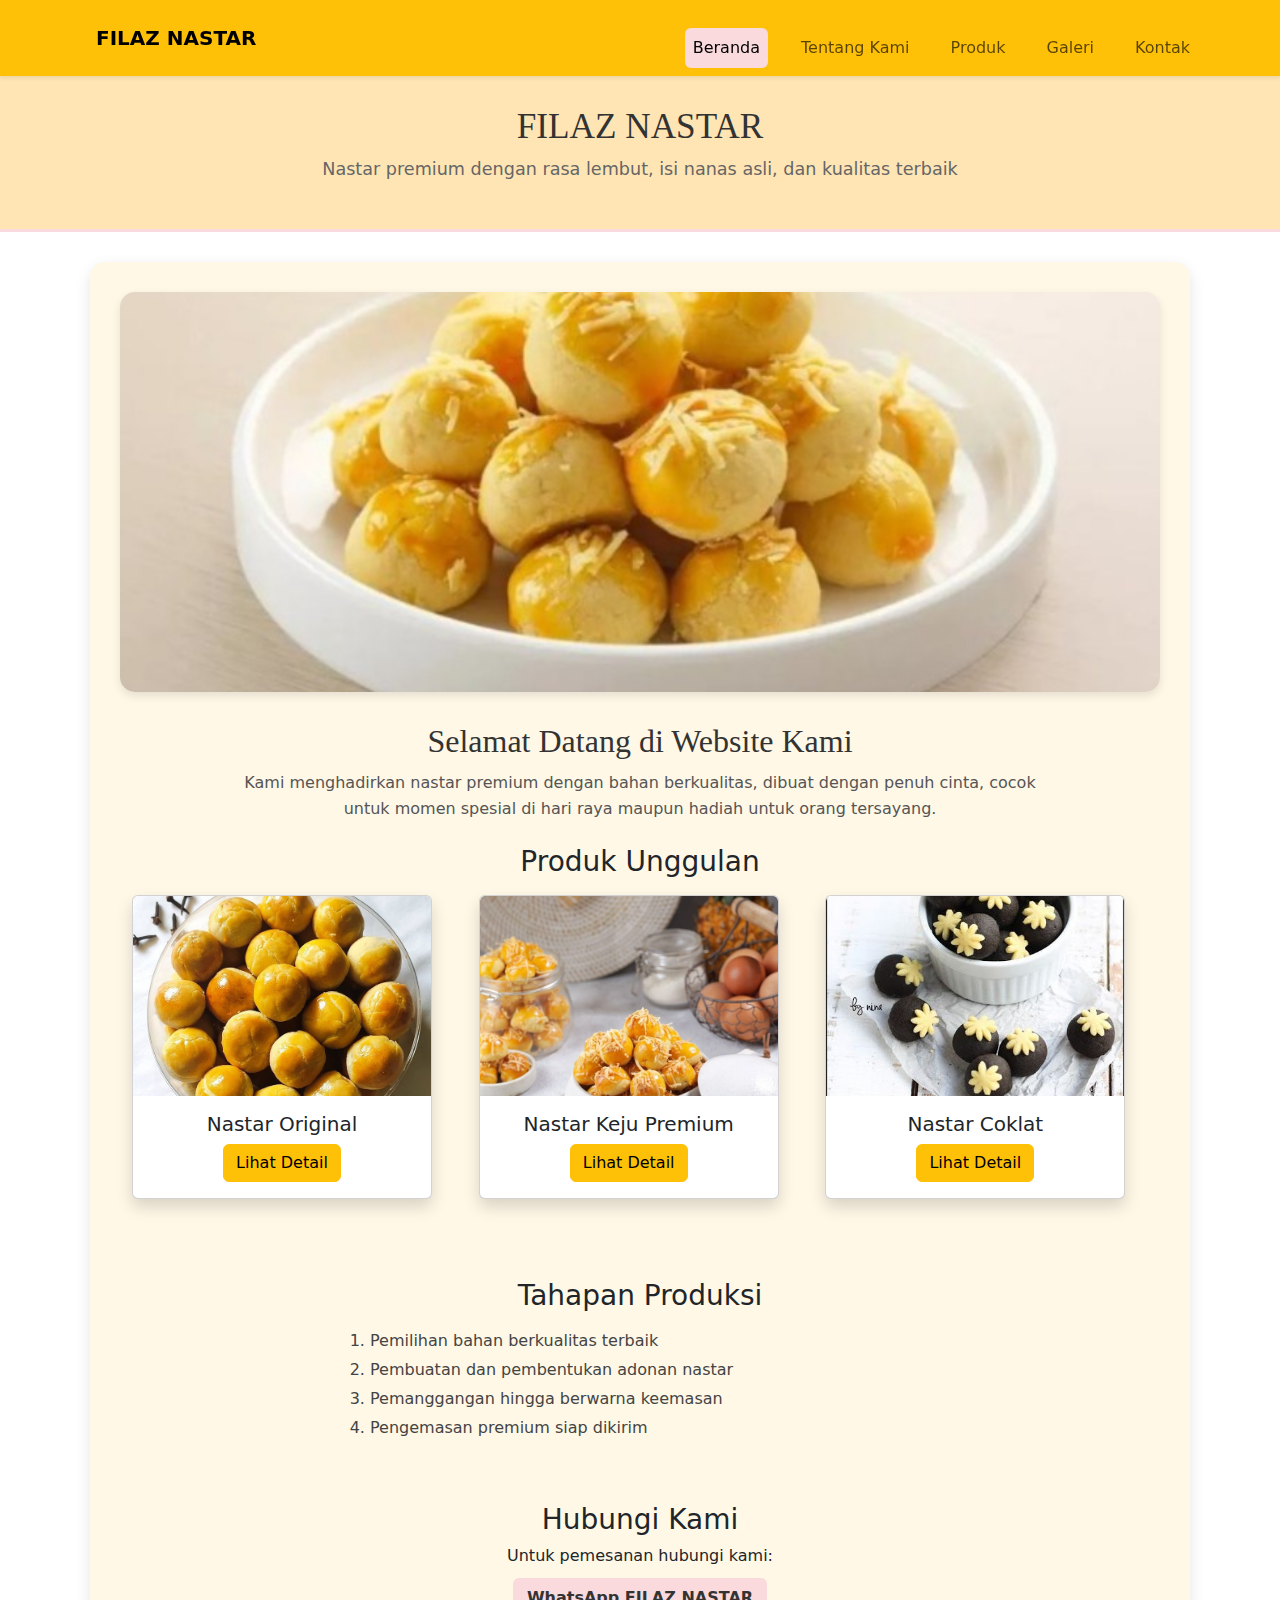
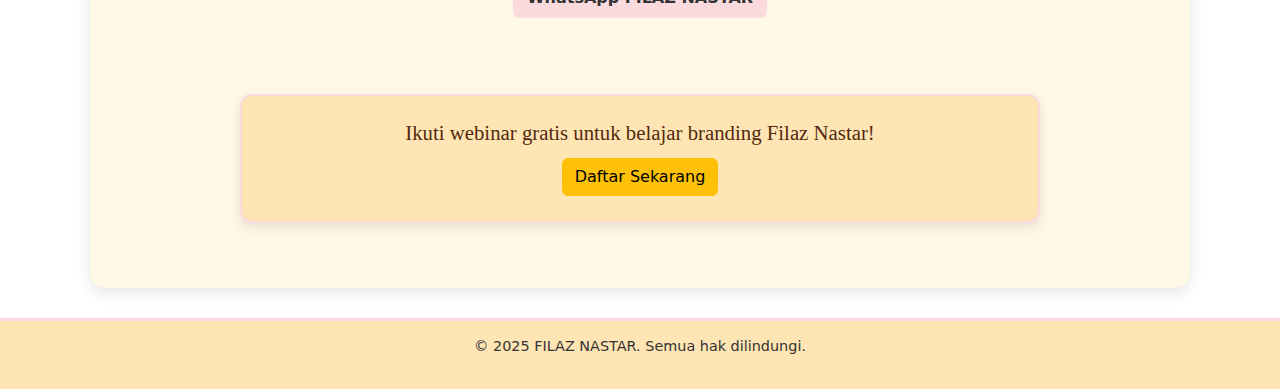
<file: index.html>
<!DOCTYPE html>
<html lang="id">
<head> 
  <meta charset="UTF-8">
  <meta name="viewport" content="width=device-width, initial-scale=1.0">
  <title>Profil UMKM - FILAZ NASTAR</title>
  <meta name="description" content="FILAZ NASTAR - nastar premium lembut dengan isi nanas asli dan kualitas terbaik.">
  <link rel="stylesheet" href="style.css">
  <link href="https://cdn.jsdelivr.net/npm/bootstrap@5.3.0/dist/css/bootstrap.min.css" rel="stylesheet">
  <script src="https://code.jquery.com/jquery-3.7.1.min.js"></script>
</head>

<body>
  <nav class="navbar navbar-expand-lg navbar-light bg-warning shadow-sm sticky-top">
    <div class="container">
      <a class="navbar-brand fw-bold" href="index.html">FILAZ NASTAR</a>

      <button class="navbar-toggler" type="button" data-bs-toggle="collapse" data-bs-target="#navMenu">
        <span class="navbar-toggler-icon"></span>
      </button>

      <div class="collapse navbar-collapse" id="navMenu">
        <ul class="navbar-nav ms-auto">
          <li class="nav-item"><a class="nav-link active" href="index.html">Beranda</a></li>
          <li class="nav-item"><a class="nav-link" href="tentang.html">Tentang Kami</a></li>
          <li class="nav-item"><a class="nav-link" href="produk.html">Produk</a></li>
          <li class="nav-item"><a class="nav-link" href="galeri.html">Galeri</a></li>
          <li class="nav-item"><a class="nav-link" href="kontak.html">Kontak</a></li>
        </ul>
      </div>
    </div>
  </nav>

  <header>
    <h1>FILAZ NASTAR</h1>
    <p>Nastar premium dengan rasa lembut, isi nanas asli, dan kualitas terbaik</p>
  </header>

  <main>
    <section class="banner">
      <img src="gambar/banner.jpeg" alt="Banner Nastar Premium">
    </section>

    <section class="intro text-center">
      <h2>Selamat Datang di Website Kami</h2>
      <p>
        Kami menghadirkan nastar premium dengan bahan berkualitas, dibuat dengan penuh cinta,
        cocok untuk momen spesial di hari raya maupun hadiah untuk orang tersayang.
      </p>
    </section>

    <section class="container py-4">
      <h3 class="text-center">Produk Unggulan</h3>

      <div class="row mt-3 justify-content-center">
        <div class="col-md-4 col-sm-6 mb-3">
          <div class="card shadow produk-card">
            <img src="gambar/original.jpg" class="card-img-top gallery-img" alt="Nastar Original">
            <div class="card-body text-center">
              <h5 class="card-title">Nastar Original</h5>
              <button class="btn btn-warning btn-produk" data-produk="Nastar Original">Lihat Detail</button>
            </div>
          </div>
        </div>

        <div class="col-md-4 col-sm-6 mb-3">
          <div class="card shadow produk-card">
            <img src="gambar/keju.jpg" class="card-img-top gallery-img" alt="Nastar Keju Premium">
            <div class="card-body text-center">
              <h5 class="card-title">Nastar Keju Premium</h5>
              <button class="btn btn-warning btn-produk" data-produk="Nastar Keju Premium">Lihat Detail</button>
            </div>
          </div>
        </div>

        <div class="col-md-4 col-sm-6 mb-3">
          <div class="card shadow produk-card">
            <img src="gambar/coklat.jpg" class="card-img-top gallery-img" alt="Nastar Coklat">
            <div class="card-body text-center">
              <h5 class="card-title">Nastar Coklat</h5>
              <button class="btn btn-warning btn-produk" data-produk="Nastar Coklat">Lihat Detail</button>
            </div>
          </div>
        </div>
      </div>
    </section>

    <section class="proses">
      <h3>Tahapan Produksi</h3>
      <ol>
        <li>Pemilihan bahan berkualitas terbaik</li>
        <li>Pembuatan dan pembentukan adonan nastar</li>
        <li>Pemanggangan hingga berwarna keemasan</li>
        <li>Pengemasan premium siap dikirim</li>
      </ol>
    </section>

    <section class="kontak">
      <h3>Hubungi Kami</h3>
      <p>
        Untuk pemesanan hubungi kami:<br>
        <a href="https://wa.me/message/C7FOQ6PQ357RC1" target="_blank" rel="noopener noreferrer">
          WhatsApp FILAZ NASTAR
        </a>
      </p>
    </section>

    <div class="webinar-promo">
      <h3>Ikuti webinar gratis untuk belajar branding Filaz Nastar!</h3>
      <a href="webinar.html" class="btn btn-warning">Daftar Sekarang</a>
    </div>
  </main>

  <footer>
    <p>&copy; 2025 FILAZ NASTAR. Semua hak dilindungi.</p>
  </footer>

    <script src="https://code.jquery.com/jquery-3.7.1.min.js"></script>
    <script src="interaksi.js"></script>

</body>
</html>
</file>
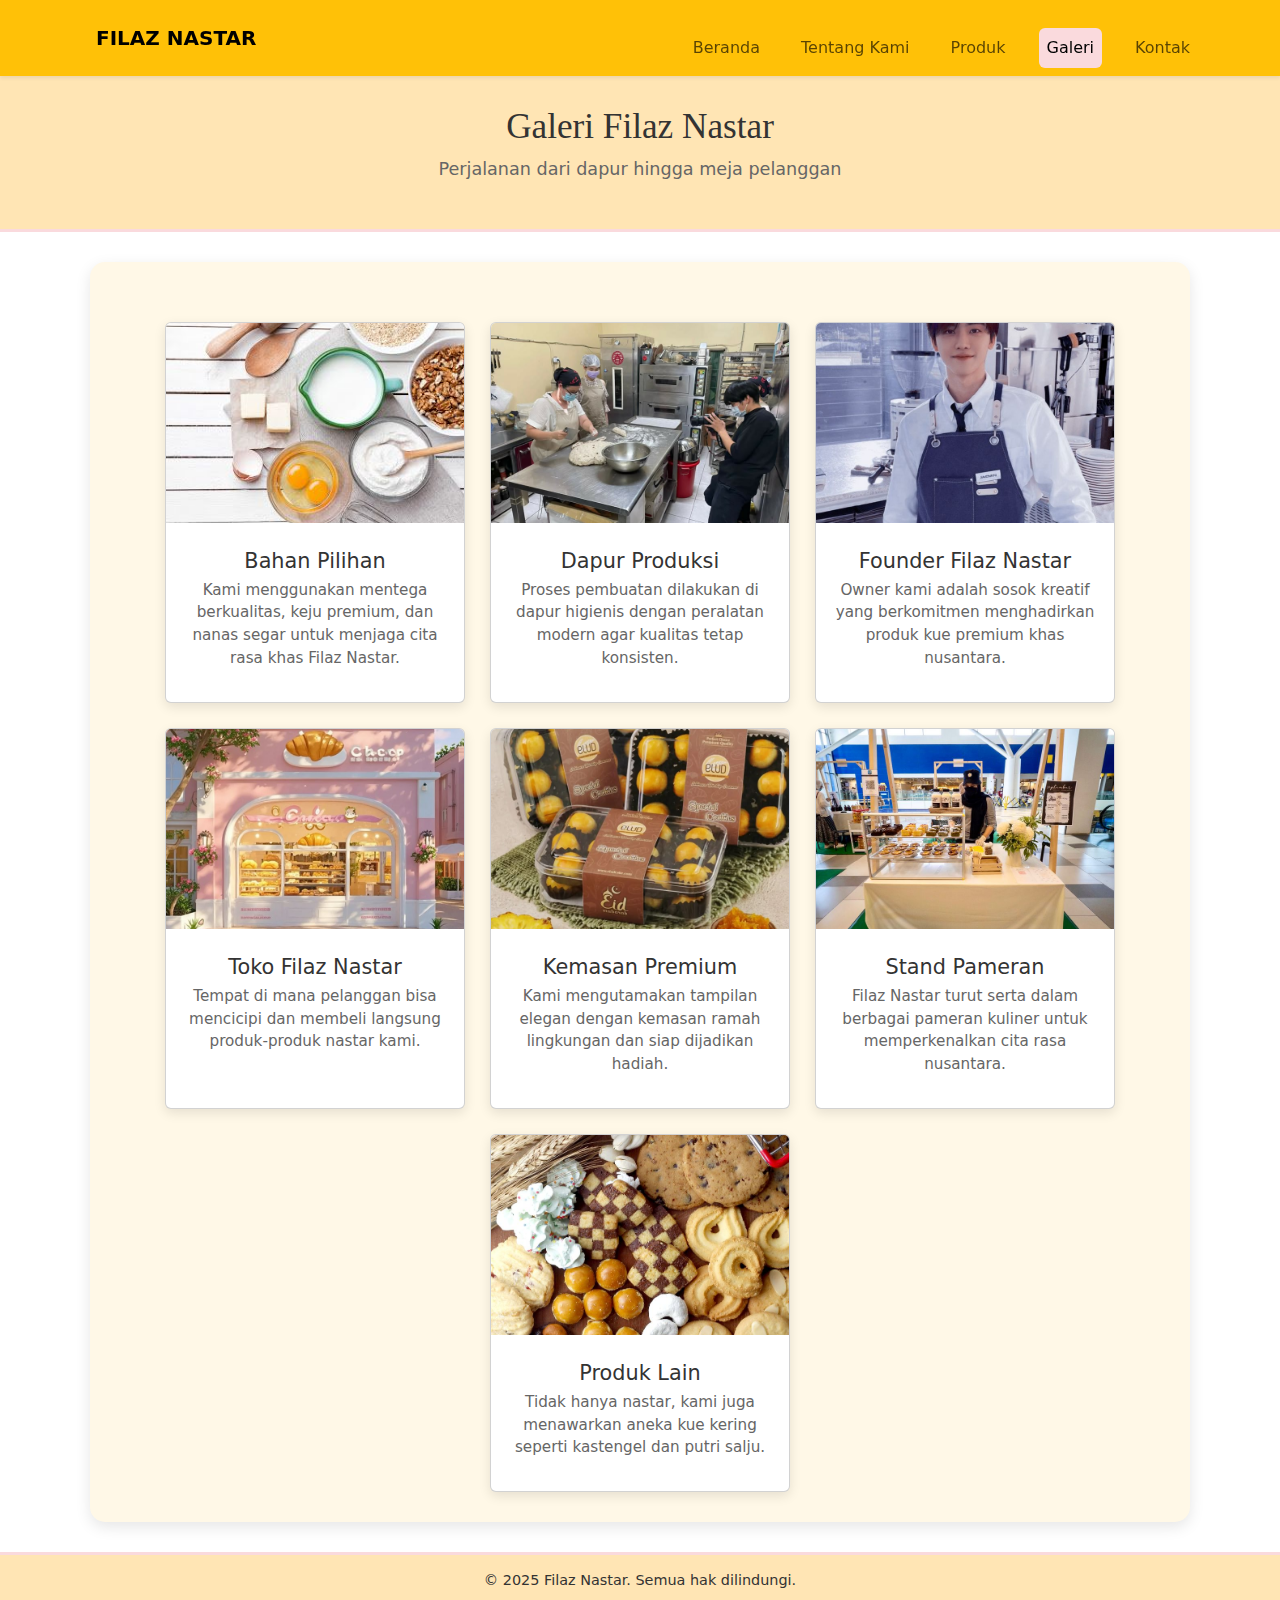
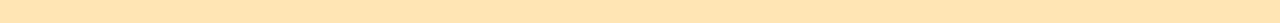
<file: galeri.html>
<!DOCTYPE html>
<html lang="id">
<head>
  <meta charset="UTF-8">
  <meta name="viewport" content="width=device-width, initial-scale=1.0">
  <title>Galeri - Filaz Nastar</title>
  <link rel="stylesheet" href="style.css">
  <link href="https://cdn.jsdelivr.net/npm/bootstrap@5.3.0/dist/css/bootstrap.min.css" rel="stylesheet">
  <script src="https://code.jquery.com/jquery-3.7.1.min.js"></script>
  <meta name="description" content="Galeri kegiatan dan produk Filaz Nastar: dari bahan pilihan hingga pameran produk.">
</head>
<body>
  <nav class="navbar navbar-expand-lg navbar-light bg-warning shadow-sm sticky-top">
    <div class="container">
      <a class="navbar-brand fw-bold" href="index.html">FILAZ NASTAR</a>
      <button class="navbar-toggler" type="button" data-bs-toggle="collapse" data-bs-target="#navMenu">
        <span class="navbar-toggler-icon"></span>
      </button>
      <div class="collapse navbar-collapse" id="navMenu">
        <ul class="navbar-nav ms-auto">
          <li class="nav-item"><a class="nav-link" href="index.html">Beranda</a></li>
          <li class="nav-item"><a class="nav-link" href="tentang.html">Tentang Kami</a></li>
          <li class="nav-item"><a class="nav-link" href="produk.html">Produk</a></li>
          <li class="nav-item"><a class="nav-link active" href="galeri.html">Galeri</a></li>
          <li class="nav-item"><a class="nav-link" href="kontak.html">Kontak</a></li>
        </ul>
      </div>
    </div>
  </nav>

  <header>
    <h1>Galeri Filaz Nastar</h1>
    <p>Perjalanan dari dapur hingga meja pelanggan</p>
  </header>

  <main>
    <section class="gallery-container">

      <div class="card">
        <img src="gambar/bahan.jpg" alt="Bahan Nastar Premium">
        <div class="card-body">
          <h3>Bahan Pilihan</h3>
          <p>Kami menggunakan mentega berkualitas, keju premium, dan nanas segar untuk menjaga cita rasa khas Filaz Nastar.</p>
        </div>
      </div>

      <div class="card">
        <img src="gambar/pabrik.jpg" alt="Dapur Produksi Filaz Nastar">
        <div class="card-body">
          <h3>Dapur Produksi</h3>
          <p>Proses pembuatan dilakukan di dapur higienis dengan peralatan modern agar kualitas tetap konsisten.</p>
        </div>
      </div>

      <div class="card">
        <img src="gambar/owner.jpg" alt="Owner Filaz Nastar">
        <div class="card-body">
          <h3>Founder Filaz Nastar</h3>
          <p>Owner kami adalah sosok kreatif yang berkomitmen menghadirkan produk kue premium khas nusantara.</p>
        </div>
      </div>

      <div class="card">
        <img src="gambar/toko.jpg" alt="Toko Filaz Nastar">
        <div class="card-body">
          <h3>Toko Filaz Nastar</h3>
          <p>Tempat di mana pelanggan bisa mencicipi dan membeli langsung produk-produk nastar kami.</p>
        </div>
      </div>

      <div class="card">
        <img src="gambar/kemasan.jpg" alt="Kemasan Filaz Nastar">
        <div class="card-body">
          <h3>Kemasan Premium</h3>
          <p>Kami mengutamakan tampilan elegan dengan kemasan ramah lingkungan dan siap dijadikan hadiah.</p>
        </div>
      </div>

      <div class="card">
        <img src="gambar/stand.jpg" alt="Stand Pameran Filaz Nastar">
        <div class="card-body">
          <h3>Stand Pameran</h3>
          <p>Filaz Nastar turut serta dalam berbagai pameran kuliner untuk memperkenalkan cita rasa nusantara.</p>
        </div>
      </div>

      <div class="card">
        <img src="gambar/produklain.jpg" alt="Produk Lain Filaz Nastar">
        <div class="card-body">
          <h3>Produk Lain</h3>
          <p>Tidak hanya nastar, kami juga menawarkan aneka kue kering seperti kastengel dan putri salju.</p>
        </div>
      </div>

    </section>
  </main>

  <footer>
    <p>&copy; 2025 Filaz Nastar. Semua hak dilindungi.</p>
  </footer>

  <script src="https://cdn.jsdelivr.net/npm/bootstrap@5.3.0/dist/js/bootstrap.bundle.min.js"></script>
  <script type="module" src="galeri.js"></script>
</body>
</html>
</file>
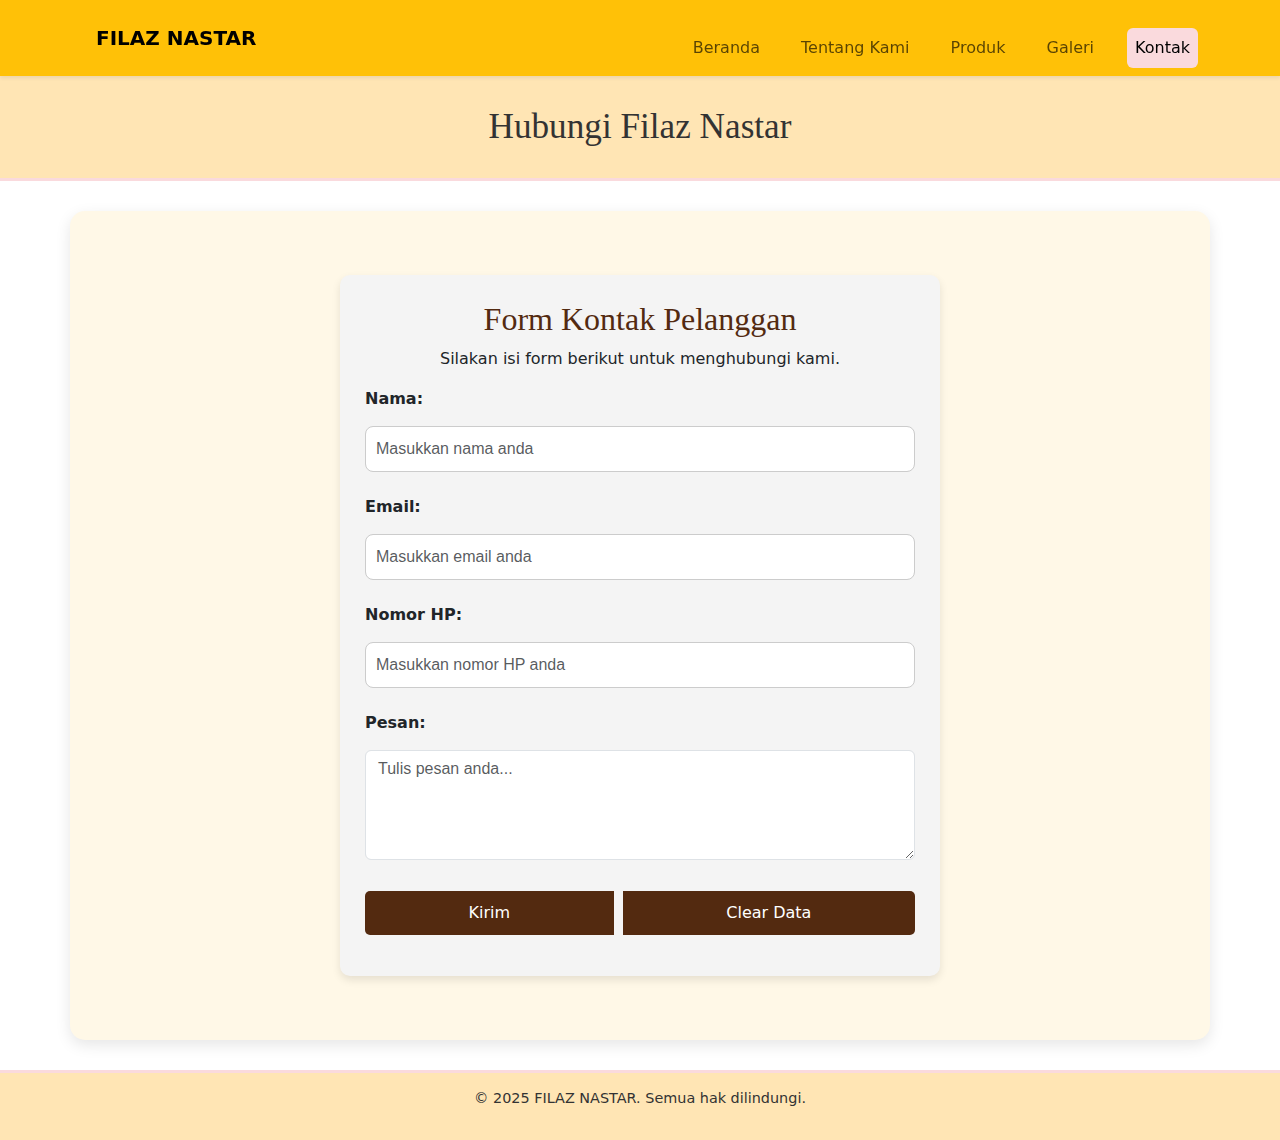
<file: kontak.html>
<!DOCTYPE html>
<html lang="id">
<head>
    <meta charset="UTF-8">
    <meta name="viewport" content="width=device-width, initial-scale=1.0">
    <title>Kontak - FILAZ NASTAR</title>

    <link rel="stylesheet" href="style.css">
    <link href="https://cdn.jsdelivr.net/npm/bootstrap@5.3.0/dist/css/bootstrap.min.css" rel="stylesheet">
    <script src="https://code.jquery.com/jquery-3.7.1.min.js"></script>
</head>

<body>

<nav class="navbar navbar-expand-lg navbar-light bg-warning shadow-sm sticky-top">
    <div class="container">
        <a class="navbar-brand fw-bold" href="index.html">FILAZ NASTAR</a>

        <button class="navbar-toggler" type="button" data-bs-toggle="collapse" data-bs-target="#navMenu">
            <span class="navbar-toggler-icon"></span>
        </button>

        <div class="collapse navbar-collapse" id="navMenu">
            <ul class="navbar-nav ms-auto">
                <li class="nav-item"><a class="nav-link" href="index.html">Beranda</a></li>
                <li class="nav-item"><a class="nav-link" href="tentang.html">Tentang Kami</a></li>
                <li class="nav-item"><a class="nav-link" href="produk.html">Produk</a></li>
                <li class="nav-item"><a class="nav-link" href="galeri.html">Galeri</a></li>
                <li class="nav-item"><a class="nav-link active" href="kontak.html">Kontak</a></li>
            </ul>
        </div>
    </div>
</nav>

<header>
    <h1>Hubungi Filaz Nastar</h1>
</header>

<main class="container py-4">
    <section class="form-kontak">
        <h2>Form Kontak Pelanggan</h2>
        <p>Silakan isi form berikut untuk menghubungi kami.</p>

        <form id="formKontak" onsubmit="return kirimPesan()">

            <label for="nama">Nama:</label>
            <input type="text" id="nama" class="form-control" placeholder="Masukkan nama anda" required>

            <label for="email" class="mt-2">Email:</label>
            <input type="email" id="email" class="form-control" placeholder="Masukkan email anda" required>

            <label for="nomor" class="mt-2">Nomor HP:</label>
            <input type="tel" id="nomor" class="form-control" placeholder="Masukkan nomor HP anda" required>

            <label for="pesan" class="mt-2">Pesan:</label>
            <textarea id="pesan" rows="4" class="form-control" placeholder="Tulis pesan anda..." required></textarea>

            <div class="btn-group mt-3">
                <button type="submit" class="btn btn-success">Kirim</button>
                <button type="button" class="btn btn-secondary" onclick="clearForm()">Clear Data</button>
            </div>
        </form>

        <p id="feedback" class="mt-3 fw-bold"></p>
    </section>
</main>

<footer>
    <p>&copy; 2025 FILAZ NASTAR. Semua hak dilindungi.</p>
</footer>

<script>
function kirimPesan(){
    const nama = document.getElementById("nama").value.trim();
    const nomor = document.getElementById("nomor").value.trim();
    const feedback = document.getElementById("feedback");

    if (!/^[0-9]+$/.test(nomor)) {
        feedback.textContent = "Nomor HP harus berupa angka!";
        feedback.style.color = "red";
        return false;
    }

    alert("Pesan berhasil dikirim. Terima kasih, " + nama + "!");
    document.getElementById("formKontak").reset();
    feedback.textContent = "";
    return false;
}

function clearForm(){
    document.getElementById("formKontak").reset();
    document.getElementById("feedback").textContent = "";
}
</script>

<script src="https://cdn.jsdelivr.net/npm/bootstrap@5.3.0/dist/js/bootstrap.bundle.min.js"></script>
</body>
</html>
</file>
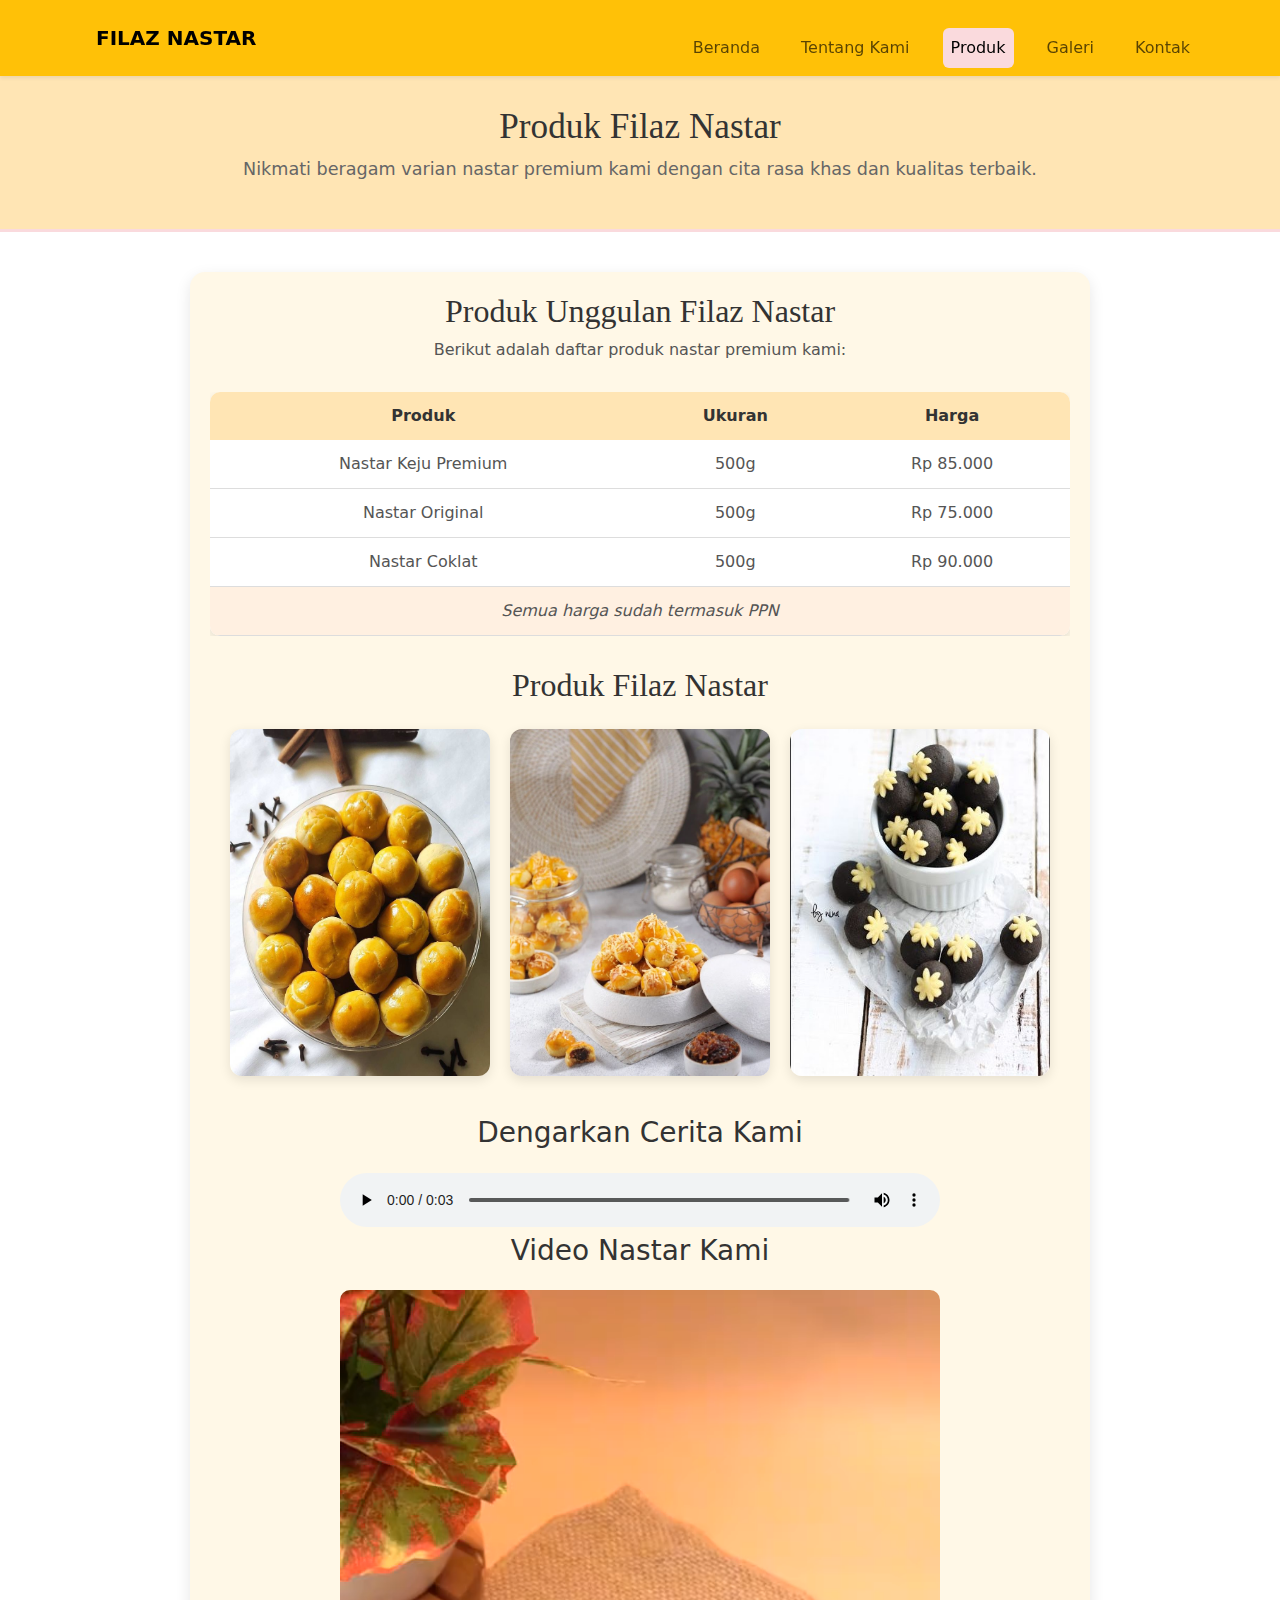
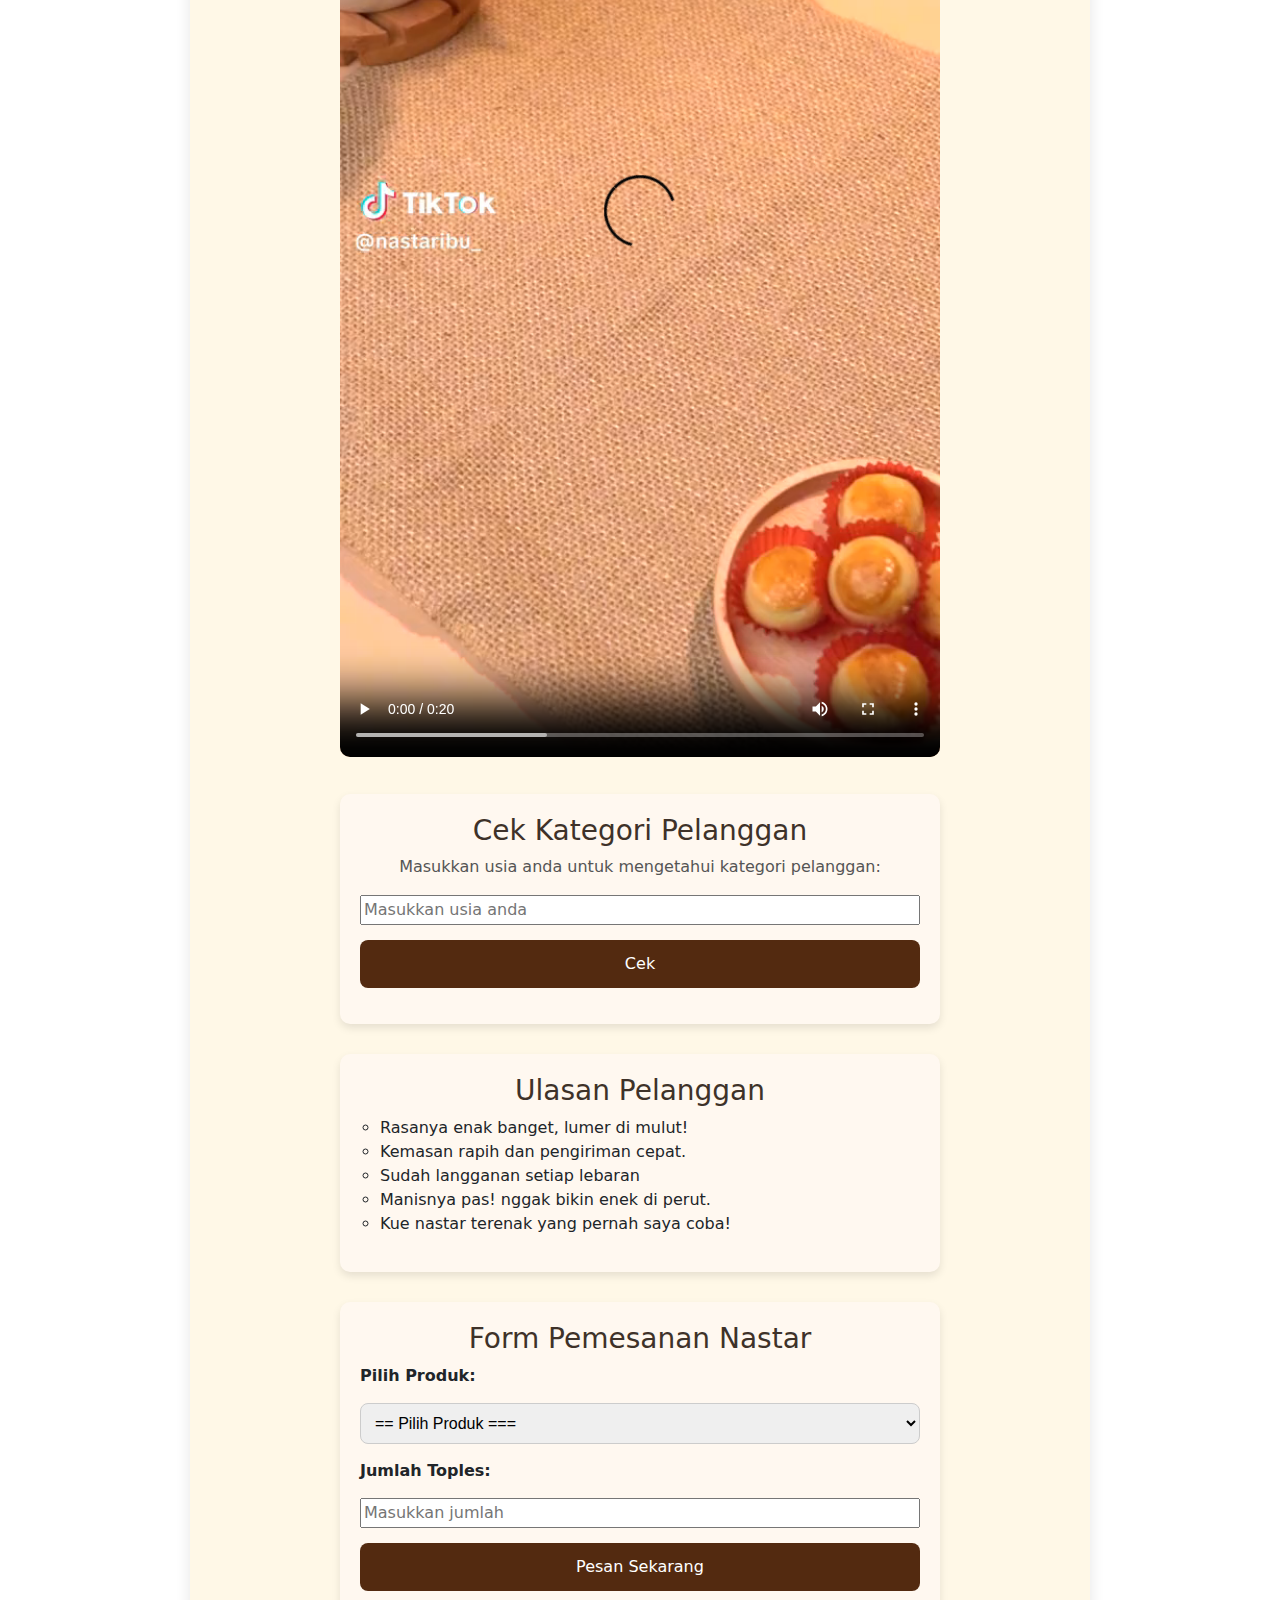
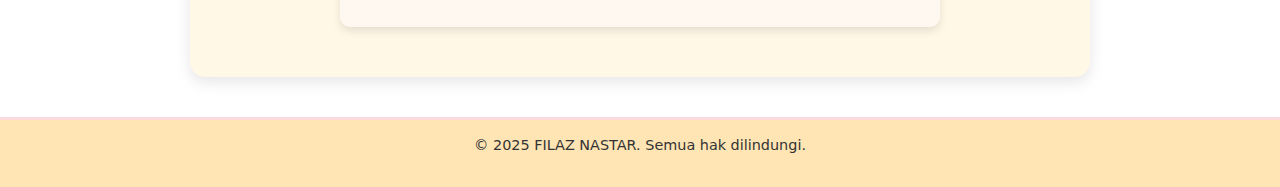
<file: produk.html>
<!DOCTYPE html>
<html lang="id">
<head>
  <meta charset="UTF-8">
  <meta name="viewport" content="width=device-width, initial-scale=1.0">
  <title>Produk - FILAZ NASTAR</title>
  <link rel="stylesheet" href="style.css">
  <link href="https://cdn.jsdelivr.net/npm/bootstrap@5.3.0/dist/css/bootstrap.min.css" rel="stylesheet">
  <script src="https://code.jquery.com/jquery-3.7.1.min.js"></script>
</head>

<body>
  <nav class="navbar navbar-expand-lg navbar-light bg-warning shadow-sm sticky-top">
    <div class="container">
      <a class="navbar-brand fw-bold" href="index.html">FILAZ NASTAR</a>
      <button class="navbar-toggler" type="button" data-bs-toggle="collapse" data-bs-target="#navMenu">
        <span class="navbar-toggler-icon"></span>
      </button>
      <div class="collapse navbar-collapse" id="navMenu">
        <ul class="navbar-nav ms-auto">
          <li class="nav-item"><a class="nav-link" href="index.html">Beranda</a></li>
          <li class="nav-item"><a class="nav-link" href="tentang.html">Tentang Kami</a></li>
          <li class="nav-item"><a class="nav-link active" href="produk.html">Produk</a></li>
          <li class="nav-item"><a class="nav-link" href="galeri.html">Galeri</a></li>
          <li class="nav-item"><a class="nav-link" href="kontak.html">Kontak</a></li>
        </ul>
      </div>
    </div>
  </nav>

  <header>
    <h1>Produk Filaz Nastar</h1>
    <p>Nikmati beragam varian nastar premium kami dengan cita rasa khas dan kualitas terbaik.</p>
  </header>

  <main class="produk">
    <section>
      <h2>Produk Unggulan Filaz Nastar</h2>
      <p>Berikut adalah daftar produk nastar premium kami:</p>

      <div class="tabel-produk">
        <table>
          <thead>
            <tr>
              <th>Produk</th>
              <th>Ukuran</th>
              <th>Harga</th>
            </tr>
          </thead>
          <tbody>
            <tr>
              <td>Nastar Keju Premium</td>
              <td>500g</td>
              <td>Rp 85.000</td>
            </tr>
            <tr>
              <td>Nastar Original</td>
              <td>500g</td>
              <td>Rp 75.000</td>
            </tr>
            <tr>
              <td>Nastar Coklat</td>
              <td>500g</td>
              <td>Rp 90.000</td>
            </tr>
            <tr class="info">
              <td colspan="3">Semua harga sudah termasuk PPN</td>
            </tr>
          </tbody>
        </table>
      </div>
    </section>

    <h2>Produk Filaz Nastar</h2>
    <section class="gambar-produk">
      <div class="produk-gallery">
        <img src="gambar/original.jpg" alt="Nastar Original">
        <img src="gambar/keju.jpg" alt="Nastar Keju Premium">
        <img src="gambar/coklat.jpg" alt="Nastar Coklat">
      </div>
    </section>

    <section class="media-produk">
      <h3>Dengarkan Cerita Kami</h3>
      <audio controls>
        <source src="audio/produk.mpeg" type="audio/mpeg">
        Browser Anda tidak mendukung audio.
      </audio>

      <h3>Video Nastar Kami</h3>
      <video controls>
        <source src="video/produk.mp4" type="video/mp4">
        Browser Anda tidak mendukung video.
      </video>
    </section>

    <section class="kategori-usia">
      <h3>Cek Kategori Pelanggan</h3>
      <p>Masukkan usia anda untuk mengetahui kategori pelanggan:</p>
      <form onsubmit="cekKategori(); return false;">
        <input type="number" id="usia" placeholder="Masukkan usia anda" required>
        <button type="submit">Cek</button>
      </form>

      <!-- FIX: elemen hasilUsia sebelumnya tidak ada -->
      <p id="hasilUsia"></p>

      <script>
        function cekKategori(){
          const usia = parseInt(document.getElementById("usia").value, 10);
          let hasil = "";

          if (!usia || usia <= 0){
            hasil = "Usia tidak valid!";
          } else if (usia < 13){
            hasil = "Anak-anak";
          } else if (usia <= 17){
            hasil = "Remaja";
          } else if (usia <= 60){
            hasil = "Dewasa";
          } else {
            hasil = "Lansia";
          }
          document.getElementById("hasilUsia").textContent = "Kategori: " + hasil;
        }
      </script>
    </section>

    <section class="ulasan testimoni">
      <h3>Ulasan Pelanggan</h3>
      <ul id="daftarUlasan"></ul>

      <script>
        const ulasan=[
          "Rasanya enak banget, lumer di mulut!",
          "Kemasan rapih dan pengiriman cepat.",
          "Sudah langganan setiap lebaran",
          "Manisnya pas! nggak bikin enek di perut.",
          "Kue nastar terenak yang pernah saya coba!"
        ];

        ulasan.forEach(function(pesan){
          const li = document.createElement("li");
          li.textContent = pesan;
          document.getElementById("daftarUlasan").appendChild(li);
        });
      </script>
    </section>

    <section class="form-pemesanan">
      <h3>Form Pemesanan Nastar</h3>
      <form id="formPemesanan" onsubmit="return hitungTotal()">
        <label for="produk">Pilih Produk:</label>
        <select id="produk" required>
          <option value="">== Pilih Produk ===</option>
          <option value="85000">Nastar Keju Premium - Rp 85.000</option>
          <option value="75000">Nastar Original - Rp 75.000</option>
          <option value="90000">Nastar Coklat - Rp 90.000</option>
        </select>

        <label for="jumlah">Jumlah Toples:</label>
        <input type="number" id="jumlah" placeholder="Masukkan jumlah" min="1" required>

        <button type="submit">Pesan Sekarang</button>
      </form>
      <p id="hasilTotal"></p>

      <script>
        function hitungTotal(){
          const produkSelect = document.getElementById("produk");
          const jumlahInput = document.getElementById("jumlah");
          const output = document.getElementById("hasilTotal");

          const harga = parseInt(produkSelect.value, 10);
          const jumlah = parseInt(jumlahInput.value, 10);

          if (!harga || !jumlah){
            alert("Pilih produk dan isi jumlah terlebih dahulu!");
            return false;
          }
          if (jumlah <= 0){
            alert("Jumlah harus lebih dari 0!");
            return false;
          }

          const total = harga * jumlah;

          alert(
            "Pesanan berhasil!\n\n" +
            "Jumlah Toples: " + jumlah + "\n" +
            "Total Harga: Rp " + total.toLocaleString("id-ID") +
            "\n\nTerima kasih telah memesan FILAZ NASTAR ❤️"
          );

          // reset setelah klik OK
          document.getElementById("formPemesanan").reset();
          output.textContent = "";

          return false;
        }
      </script>
    </section>
  </main>

  <footer>
    <p>&copy; 2025 FILAZ NASTAR. Semua hak dilindungi.</p>
  </footer>

  <script src="https://cdn.jsdelivr.net/npm/bootstrap@5.3.0/dist/js/bootstrap.bundle.min.js"></script>
</body>
</html>
</file>
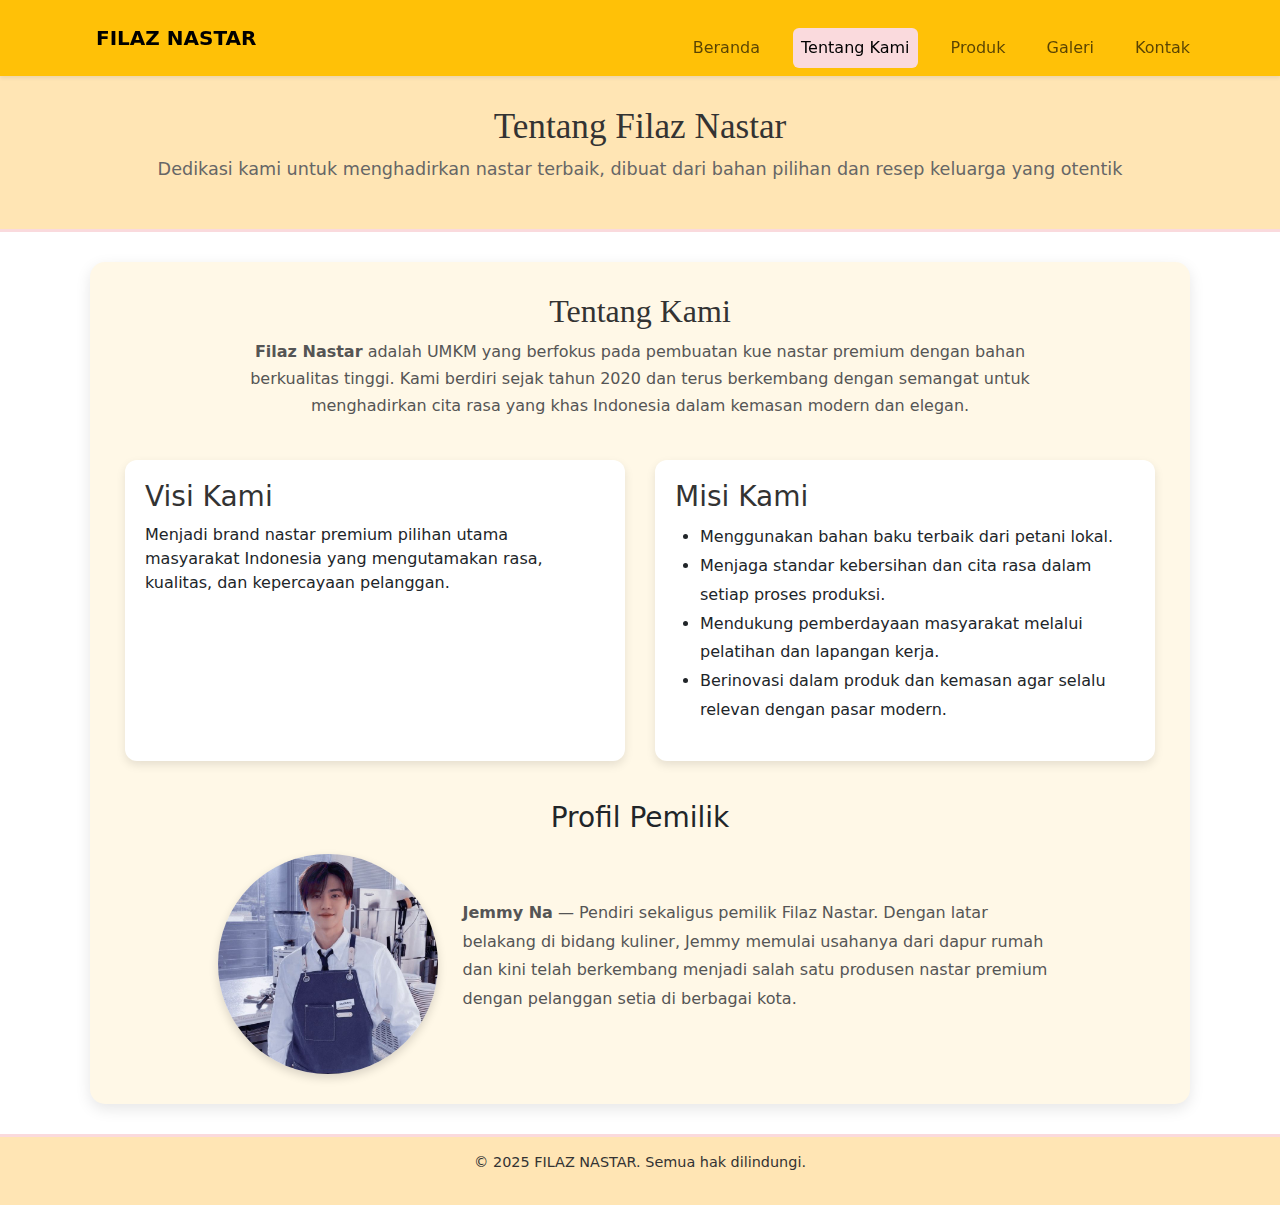
<file: tentang.html>
<!DOCTYPE html>
<html lang="id">
<head>
  <meta charset="UTF-8">
  <meta name="viewport" content="width=device-width, initial-scale=1.0">
  <title>Tentang Kami - Filaz Nastar</title>
  <link rel="stylesheet" href="style.css">
  <link href="https://cdn.jsdelivr.net/npm/bootstrap@5.3.0/dist/css/bootstrap.min.css" rel="stylesheet">
  <script src="https://code.jquery.com/jquery-3.7.1.min.js"></script>
  <meta name="description" content="Profil UMKM Filaz Nastar: sejarah, visi, misi dan dedikasi kami menghadirkan nastar premium berkualitas.">
</head>
<body>
  <nav class="navbar navbar-expand-lg navbar-light bg-warning shadow-sm sticky-top">
    <div class="container">
      <a class="navbar-brand fw-bold" href="index.html">FILAZ NASTAR</a>
      <button class="navbar-toggler" type="button" data-bs-toggle="collapse" data-bs-target="#navMenu">
        <span class="navbar-toggler-icon"></span>
      </button>
      <div class="collapse navbar-collapse" id="navMenu">
        <ul class="navbar-nav ms-auto">
          <li class="nav-item"><a class="nav-link" href="index.html">Beranda</a></li>
          <li class="nav-item"><a class="nav-link active" href="tentang.html">Tentang Kami</a></li>
          <li class="nav-item"><a class="nav-link" href="produk.html">Produk</a></li>
          <li class="nav-item"><a class="nav-link" href="galeri.html">Galeri</a></li>
          <li class="nav-item"><a class="nav-link" href="kontak.html">Kontak</a></li>
        </ul>
      </div>
    </div>
  </nav>

  <header>
    <h1>Tentang Filaz Nastar</h1>
    <p>Dedikasi kami untuk menghadirkan nastar terbaik, dibuat dari bahan pilihan dan resep keluarga yang otentik</p>
  </header>

  <main>
    <section class="tentang">
      <h2>Tentang Kami</h2>
      <p class="intro-tentang">
        <strong>Filaz Nastar</strong> adalah UMKM yang berfokus pada pembuatan kue nastar premium dengan bahan berkualitas tinggi.
        Kami berdiri sejak tahun 2020 dan terus berkembang dengan semangat untuk menghadirkan cita rasa yang khas Indonesia dalam kemasan modern dan elegan.
      </p>
    </section>

    <section class="visi-misi">
      <div class="visi">
        <h3>Visi Kami</h3>
        <p>Menjadi brand nastar premium pilihan utama masyarakat Indonesia yang mengutamakan rasa, kualitas, dan kepercayaan pelanggan.</p>
      </div>

      <div class="misi">
        <h3>Misi Kami</h3>
        <ul>
          <li>Menggunakan bahan baku terbaik dari petani lokal.</li>
          <li>Menjaga standar kebersihan dan cita rasa dalam setiap proses produksi.</li>
          <li>Mendukung pemberdayaan masyarakat melalui pelatihan dan lapangan kerja.</li>
          <li>Berinovasi dalam produk dan kemasan agar selalu relevan dengan pasar modern.</li>
        </ul>
      </div>
    </section>

    <section class="owner">
      <h3>Profil Pemilik</h3>
      <div class="owner-info">
        <img src="gambar/owner.jpg" alt="Pemilik Filaz Nastar">
        <p><strong>Jemmy Na</strong> — Pendiri sekaligus pemilik Filaz Nastar.
          Dengan latar belakang di bidang kuliner, Jemmy memulai usahanya dari dapur rumah dan kini telah berkembang menjadi salah satu produsen nastar premium dengan pelanggan setia di berbagai kota.
        </p>
      </div>
    </section>
  </main>

  <footer>
    <p>&copy; 2025 FILAZ NASTAR. Semua hak dilindungi.</p>
  </footer>

  <script src="https://cdn.jsdelivr.net/npm/bootstrap@5.3.0/dist/js/bootstrap.bundle.min.js"></script>
</body>
</html>
</file>
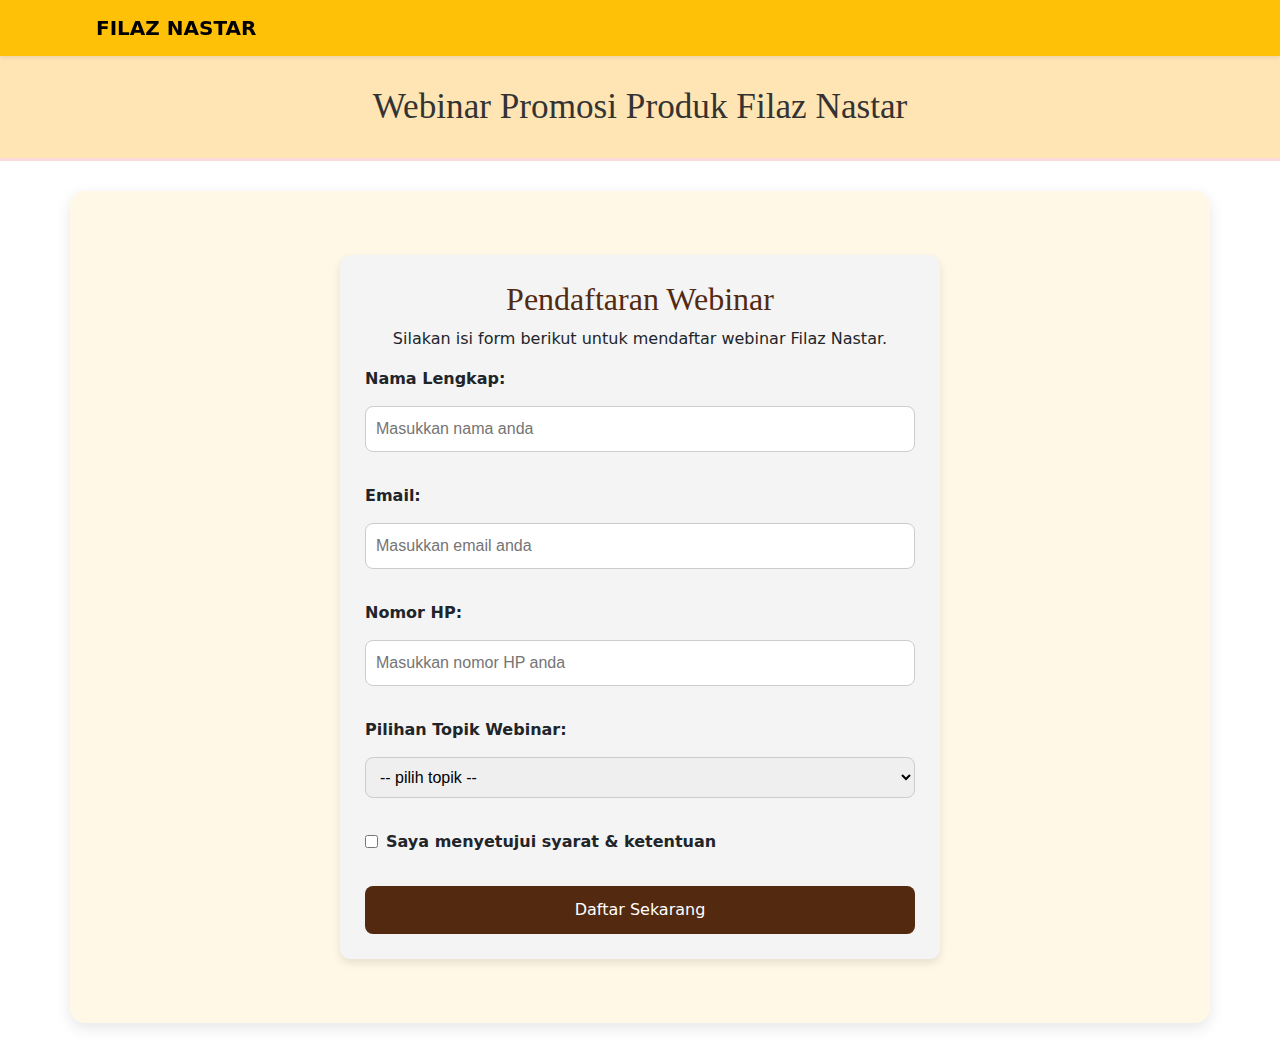
<file: webinar.html>
<!DOCTYPE html>
<html lang="id">
<head>
  <meta charset="UTF-8">
  <meta name="viewport" content="width=device-width, initial-scale=1.0">
  <title>Pendaftaran Webinar – Filaz Nastar</title>
  <link rel="stylesheet" href="style.css">
  <link href="https://cdn.jsdelivr.net/npm/bootstrap@5.3.0/dist/css/bootstrap.min.css" rel="stylesheet">
</head>

<body>
  <nav class="navbar navbar-expand-lg navbar-light bg-warning shadow-sm sticky-top">
    <div class="container">
      <a class="navbar-brand fw-bold" href="index.html">FILAZ NASTAR</a>
    </div>
  </nav>

  <header>
    <h1>Webinar Promosi Produk Filaz Nastar</h1>
  </header>

  <main class="container py-4">
    <div class="form-kontak">
      <h2>Pendaftaran Webinar</h2>
      <p>Silakan isi form berikut untuk mendaftar webinar Filaz Nastar.</p>

      <form id="webinarForm" novalidate>
        <label for="nama">Nama Lengkap:</label>
        <input type="text" id="nama" name="nama" placeholder="Masukkan nama anda">
        <div class="error-msg" id="err-nama"></div>

        <label for="email">Email:</label>
        <input type="email" id="email" name="email" placeholder="Masukkan email anda">
        <div class="error-msg" id="err-email"></div>

        <label for="hp">Nomor HP:</label>
        <input type="text" id="hp" name="hp" placeholder="Masukkan nomor HP anda">
        <div class="error-msg" id="err-hp"></div>

        <label for="topik">Pilihan Topik Webinar:</label>
        <select id="topik" name="topik">
          <option value="">-- pilih topik --</option>
          <option value="branding">Branding UMKM Filaz Nastar</option>
          <option value="marketing">Cara Promosi Produk Online</option>
          <option value="produksi">Optimasi Produksi & Packaging</option>
        </select>
        <div class="error-msg" id="err-topik"></div>

        <div class="persetujuan">
          <input type="checkbox" id="setuju">
          <label for="setuju">Saya menyetujui syarat & ketentuan</label>
        </div>
        <div class="error-msg" id="err-setuju"></div>

        <button type="submit">Daftar Sekarang</button>
      </form>
    </div>
  </main>

  <script src="webinar.js"></script>
  <script src="https://cdn.jsdelivr.net/npm/bootstrap@5.3.0/dist/js/bootstrap.bundle.min.js"></script>
</body>
</html>
</file>
<file: style.css>
body {
  font-family: 'Poppins', sans-serif;
  margin: 0;
  padding: 0;
  background-color: #DFF6F0;
  color: #555;
}

/* Header */
header {
  background-color: #FFE5B4;
  text-align: center;
  padding: 30px 20px;
  border-bottom: 3px solid #FADADD;
}

header h1 {
  margin: 0;
  font-family: 'Playfair Display', serif;
  font-size: 2.2rem;
  color: #333;
}

header p {
  font-size: 1.1rem;
  color: #666;
  margin-top: 8px;
}

/* Navigasi */
nav ul {
  list-style: none;
  padding: 0;
  margin-top: 20px;
  display: flex;
  justify-content: center;
  gap: 25px;
}

nav a {
  color: #333;
  text-decoration: none;
  font-weight: 600;
  padding: 8px 14px;
  border-radius: 6px;
  transition: 0.3s;
}

nav a:hover,
nav a.active {
  background-color: #FADADD;
  color: #000;
}

/* Main */
main {
  max-width: 1100px;
  margin: 30px auto;
  padding: 30px;
  background: #FFF8E7;
  border-radius: 15px;
  box-shadow: 0 5px 15px rgba(0,0,0,0.1);
}

main h2 {
  text-align: center;
  color: #333;
  font-family: 'Playfair Display', serif;
}

/* Galeri */
.gallery-container {
  display: flex;
  flex-wrap: wrap;
  justify-content: center;
  gap: 25px;
  margin-top: 30px;
}

.card {
  background-color: #fff;
  border-radius: 12px;
  box-shadow: 0 4px 12px rgba(0,0,0,0.1);
  overflow: hidden;
  width: 300px;
  transition: transform 0.3s, box-shadow 0.3s;
}

.card:hover {
  transform: translateY(-8px);
  box-shadow: 0 8px 20px rgba(0,0,0,0.15);
}

.card img {
  width: 100%;
  height: 200px;
  object-fit: cover;
  transition: transform 0.4s ease;
}

.card:hover img {
  transform: scale(1.05);
}

.card-body {
  padding: 15px;
  text-align: center;
}

.card-body h3 {
  margin: 10px 0 5px;
  font-size: 1.3rem;
  color: #333;
}

.card-body p {
  font-size: 0.95rem;
  color: #666;
}

/* Footer */
footer {
  text-align: center;
  padding: 15px;
  background-color: #FFE5B4;
  font-size: 0.9rem;
  color: #333;
  margin-top: 30px;
  border-top: 3px solid #FADADD;
}

/* Responsif */
@media (max-width: 900px) {
  .gallery-container {
    gap: 15px;
  }

  .card {
    width: 45%;
  }
}

@media (max-width: 600px) {
  .gallery-container {
    flex-direction: column;
    align-items: center;
  }

  .card {
    width: 90%;
  }

  header h1 {
    font-size: 1.8rem;
  }

  main {
    padding: 20px;
  }
}

/* Banner */
.banner img {
  width: 100%;
  max-height: 400px;
  object-fit: cover;
  border-radius: 15px;
  box-shadow: 0 4px 10px rgba(0,0,0,0.1);
}

/* Bagian sambutan (intro) */
.intro {
  text-align: center;
  margin-top: 30px;
}

.intro h2 {
  margin-bottom: 10px;
  color: #333;
  font-family: 'Playfair Display', serif;
}

.intro p {
  max-width: 800px;
  margin: 0 auto;
  line-height: 1.6;
  color: #555;
}

/* Produk Unggulan */
.produk-unggulan {
  margin-top: 40px;
}

.produk-unggulan h3 {
  text-align: center;
  margin-bottom: 20px;
  color: #333;
}

/* Tahapan Produksi */
.proses {
  text-align: left;
  margin-top: 40px;
}

.proses h3 {
  text-align: center;
  margin-bottom: 15px;
}

.proses ol {
  margin: 0 auto;
  max-width: 600px;
  line-height: 1.8;
  color: #444;
  padding-left: 30px;
}

/* Kontak */
.kontak {
  text-align: center;
  margin-top: 40px;
}

.kontak a {
  color: #333;
  font-weight: 600;
  background-color: #FADADD;
  padding: 8px 14px;
  border-radius: 6px;
  display: inline-block;
  margin-top: 10px;
  text-decoration: none;
  transition: 0.3s;
}

.kontak a:hover {
  background-color: #FFE5B4;
  color: #000;
}

.tentang {
  text-align: center;
}

.intro-tentang {
  max-width: 800px;
  margin: 0 auto;
  line-height: 1.7;
  color: #555;
}

.visi-misi {
  margin-top: 40px;
  display: flex;
  flex-wrap: wrap;
  justify-content: center;
  gap: 30px;
  text-align: left;
}

.visi, .misi {
  background-color: #fff;
  padding: 20px;
  border-radius: 12px;
  box-shadow: 0 4px 10px rgba(0,0,0,0.1);
  flex: 1 1 400px;
  max-width: 500px;
}

.visi h3, .misi h3 {
  color: #333;
  margin-bottom: 10px;
}

.misi ul {
  padding-left: 25px;
  line-height: 1.8;
}

.owner {
  margin-top: 40px;
  text-align: center;
}

.owner-info {
  display: flex;
  flex-wrap: wrap;
  justify-content: center;
  align-items: center;
  gap: 25px;
  margin-top: 20px;
}

.owner-info img {
  width: 220px;
  height: 220px;
  object-fit: cover;
  border-radius: 50%;
  box-shadow: 0 4px 10px rgba(0,0,0,0.15);
}

.owner-info p {
  max-width: 600px;
  line-height: 1.8;
  color: #555;
  text-align: left;
}

/* Responsif */
@media (max-width: 700px) {
  .visi-misi {
    flex-direction: column;
    align-items: center;
  }

  .owner-info {
    flex-direction: column;
    text-align: center;
  }

  .owner-info p {
    text-align: center;
  }
}

.kontak {
  max-width: 700px;
  margin: 40px auto;
  padding: 20px;
}

.form-section h2 {
  text-align: center;
  margin-bottom: 10px;
}

.form-section p {
  text-align: center;
  color: #555;
  margin-bottom: 25px;
}

form {
  display: flex;
  flex-direction: column;
  gap: 15px;
}

form label {
  font-weight: 600;
}

form input[type="text"],
form input[type="email"],
form input[type="tel"],
form select,
form textarea {
  padding: 10px;
  border: 1px solid #ccc;
  border-radius: 8px;
  font-family: 'Poppins', sans-serif;
  font-size: 1em;
}

form textarea {
  resize: vertical;
}

.persetujuan {
  display: flex;
  align-items: center;
  gap: 8px;
}

button[type="submit"] {
  background-color: #532a10;
  color: white;
  border: none;
  border-radius: 8px;
  padding: 12px;
  font-size: 1em;
  cursor: pointer;
  transition: background-color 0.3s;
}

button[type="submit"]:hover {
  background-color: #704526;
}

/* ===== Halaman Produk ===== */
.produk {
  max-width: 900px;
  margin: 40px auto;
  padding: 20px;
}

.produk h2, .produk h3 {
  text-align: center;
  color: #333;
}

.produk p {
  text-align: center;
  color: #555;
}

/* Tabel Produk */
.tabel-produk {
  margin: 30px auto;
  overflow-x: auto;
}

.tabel-produk table {
  width: 100%;
  border-collapse: collapse;
  background-color: #fff;
  border-radius: 10px;
  overflow: hidden;
  box-shadow: 0 4px 10px rgba(0,0,0,0.1);
}

.tabel-produk th {
  background-color: #FFE5B4;
  color: #333;
  font-weight: 600;
  padding: 12px;
  text-align: center;
}

.tabel-produk td {
  padding: 12px;
  text-align: center;
  border-bottom: 1px solid #ddd;
  color: #555;
}

.tabel-produk tr:hover {
  background-color: #FFF8E7;
}

.tabel-produk .info td {
  background-color: #FFF0E1;
  font-style: italic;
}

/* Gambar Produk */
.produk-gallery {
  display: flex;
  justify-content: center;
  gap: 20px;
  flex-wrap: wrap;
  margin: 25px 0;
}

.produk-gallery img {
  width: 260px;
  border-radius: 12px;
  box-shadow: 0 4px 12px rgba(0,0,0,0.1);
  transition: transform 0.3s ease;
}

.produk-gallery img:hover {
  transform: scale(1.05);
}

/* Audio dan Video */
.media-produk {
  text-align: center;
  margin-top: 40px;
}

.media-produk audio,
.media-produk video {
  margin-top: 15px;
  width: 80%;
  max-width: 600px;
  border-radius: 10px;
}

.kategori-usia, .testimoni, .form-pemesanan {
    background-color: #fff8f0;
    padding: 20px;
    margin: 30px auto;
    max-width: 600px;
    border-radius: 10px;
    box-shadow: 0 4px 8px rgba(0,0,0,0.1);
}

.kategori-usia h3, .testimoni h3, .form-pemesanan h3 {
    color: #3e3229;
    text-align: center;
}

#hasilUsia, #hasilTotal {
    font-weight: bold;
    text-align: center;
    color: #2e7d32;
}

.testimoni ul {
    list-style-type: circle;
    padding-left: 20px;
}

.form-kontak {
    background-color: #f4f4f4;
    padding: 25px;
    max-width: 600px;
    margin: 40px auto;
    border-radius: 10px;
    box-shadow: 0 4px 8px rgba(0,0,0,0.1);
}

.form-kontak h2 {
    text-align: center;
    color: #532a10;
}

.form-kontak p {
    text-align: center;
}

.btn-group {
    display: flex;
    justify-content: space-between;
    gap: 10px;
}

.btn-group button {
    flex: 1;
    background-color: #532a10;
    color: white;
    border: none;
    padding: 10px;
    border-radius: 5px;
    font-size: 1rem;
    cursor: pointer;
    transition: background 0.3s ease;
}

.btn-group button:hover {
    background-color: #75401b;
}

#feedback {
    text-align: center;
    font-weight: bold;
    margin-top: 10px;
}

.error-msg {
    color: red;
    font-size: 0.9rem;
    margin-top: -8px;
    margin-bottom: 10px;
    text-align: left;
}

.invalid {
    border-color: red !important;
    background-color: #ffecec !important;
}

/* Promo Webinar di Beranda */
.webinar-promo {
    background-color: #FFE5B4;
    border: 2px solid #FADADD;
    padding: 25px;
    text-align: center;
    border-radius: 12px;
    margin: 35px auto;
    max-width: 800px;
    box-shadow: 0 4px 12px rgba(0,0,0,0.1);
}

.webinar-promo h3 {
    margin: 0 0 12px 0;
    font-family: 'Playfair Display', serif;
    color: #532a10;
    font-size: 1.3rem;
}

.btn-webinar {
    display: inline-block;
    background-color: #532a10;
    color: white;
    padding: 10px 18px;
    border-radius: 8px;
    text-decoration: none;
    font-weight: 600;
    transition: 0.3s ease;
}

.btn-webinar:hover {
    background-color: #75401b;
}

.hover-zoom{
  transform: scale(1.08);
  transition: 0.3s ease;
  box-shadow: 0 4px 14px rgba(0,0,0,0.18);
}

.nama-produk{
  animation: fadeIn 0.5s ease;
}

/* FIX: typo keyframes */
@keyframes fadeIn{
  from{opacity: 0; transform: translateY(5px);}
  to{opacity: 1; transform: translateY(0);}
}

.nama-produk {
  font-weight: bold;
  color: #532a10;
  margin-top: 8px;
  animation: fadeIn 0.5s ease;
}
</file>
